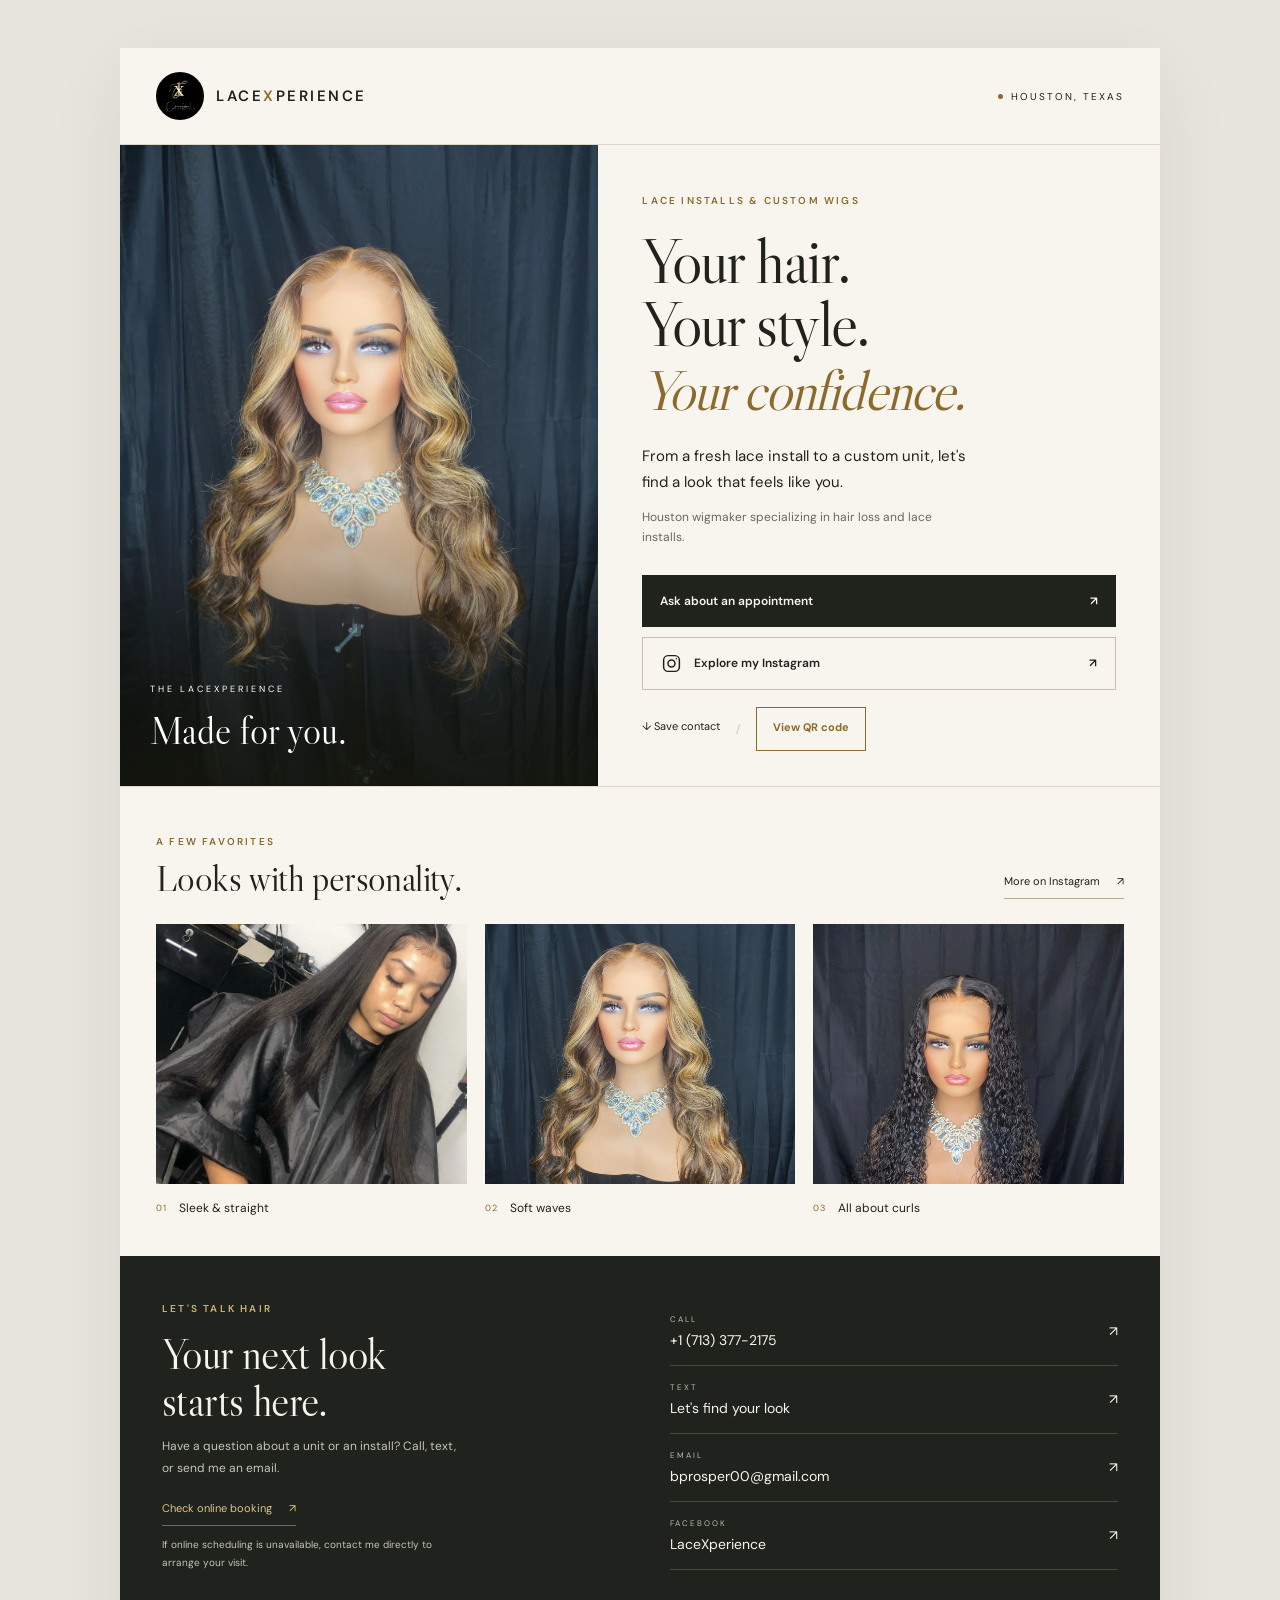
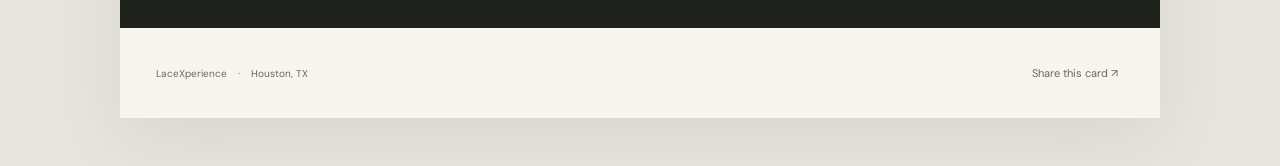
<file: index.html>
<!doctype html>
<html lang="en"><head><meta charset="utf-8"><meta name="viewport" content="width=device-width,initial-scale=1"><meta name="theme-color" content="#171814"><meta name="description" content="LaceXperience in Houston. Explore lace installs and custom wigs, get in touch and save our contact details."><title>LaceXperience — Hair, your way.</title><link rel="icon" href="logo.webp"><link rel="stylesheet" href="style.css"><script src="app.js" defer></script></head>
<body>
<a class="skip" href="#contact">Skip to contact details</a>
<main class="card">
 <header class="masthead"><a class="brand" href="#home" aria-label="LaceXperience home"><img src="logo.webp" alt="" width="48" height="48"><span>LACE<span class="brand-x">X</span>PERIENCE</span></a><span class="location"><span class="dot"></span> HOUSTON, TEXAS</span></header>
 <section class="hero" id="home" aria-labelledby="hero-heading">
  <div class="hero-image"><img src="waves.webp" alt="LaceXperience blonde custom wig with soft waves, displayed on a mannequin" width="900" height="1200" fetchpriority="high"><div class="image-caption"><span>THE LACEXPERIENCE</span><span>Made for you.</span></div></div>
  <div class="intro"><p class="eyebrow">LACE INSTALLS & CUSTOM WIGS</p><h1 id="hero-heading">Your hair.<br>Your style.<br><em>Your confidence.</em></h1><p class="description">From a fresh lace install to a custom unit, let's find a look that feels like you.</p><p class="specialty">Houston wigmaker specializing in hair loss and lace installs.</p>
   <div class="hero-actions"><a class="button primary" href="sms:+17133772175">Ask about an appointment <span aria-hidden="true">↗</span></a><a class="button secondary" href="https://www.instagram.com/canonlybee1/" target="_blank" rel="noopener noreferrer"><svg viewBox="0 0 24 24" aria-hidden="true"><rect x="3" y="3" width="18" height="18" rx="5"/><circle cx="12" cy="12" r="4"/><path d="M17.5 6.5h.01"/></svg>Explore my Instagram <span aria-hidden="true">↗</span></a></div>
   <div class="utility"><a href="lacexperience.vcf" download>↓ Save contact</a><span aria-hidden="true">/</span><a class="qr-link" href="qr.html">View QR code</a></div>
  </div>
 </section>
 <section class="portfolio" aria-labelledby="work-heading"><div class="section-heading"><div><p class="eyebrow">A FEW FAVORITES</p><h2 id="work-heading">Looks with personality.</h2></div><a class="text-link" href="https://www.instagram.com/canonlybee1/" target="_blank" rel="noopener noreferrer">More on Instagram <span aria-hidden="true">↗</span></a></div>
  <div class="gallery"><figure><img src="sleek.webp" alt="Long, straight black lace install" width="600" height="750" loading="lazy"><figcaption><span>01</span> Sleek & straight</figcaption></figure><figure><img src="waves.webp" alt="Long blonde wavy wig displayed on a mannequin" width="600" height="750" loading="lazy"><figcaption><span>02</span> Soft waves</figcaption></figure><figure><img src="curls.webp" alt="Dark curly wig displayed on a mannequin" width="600" height="750" loading="lazy"><figcaption><span>03</span> All about curls</figcaption></figure></div>
 </section>
 <section class="contact" id="contact" aria-labelledby="contact-heading"><div class="contact-intro"><p class="eyebrow">LET'S TALK HAIR</p><h2 id="contact-heading">Your next look<br>starts here.</h2><p>Have a question about a unit or an install? Call, text, or send me an email.</p><a class="text-link light" href="https://lacexperience.as.me/schedule/bfa77928" target="_blank" rel="noopener noreferrer">Check online booking <span aria-hidden="true">↗</span></a><p class="booking-note">If online scheduling is unavailable, contact me directly to arrange your visit.</p></div><div class="contact-links"><a href="tel:+17133772175"><span><small>CALL</small>+1 (713) 377-2175</span><span aria-hidden="true">↗</span></a><a href="sms:+17133772175"><span><small>TEXT</small>Let's find your look</span><span aria-hidden="true">↗</span></a><a href="mailto:bprosper00@gmail.com"><span><small>EMAIL</small>bprosper00@gmail.com</span><span aria-hidden="true">↗</span></a><a href="https://www.facebook.com/lacexperience" target="_blank" rel="noopener noreferrer"><span><small>FACEBOOK</small>LaceXperience</span><span aria-hidden="true">↗</span></a></div></section>
 <footer><span>LaceXperience <span aria-hidden="true">·</span> Houston, TX</span><button id="share-card">Share this card <span aria-hidden="true">↗</span></button></footer>
</main>

<p class="toast" id="status" role="status" aria-live="polite"></p>
</body></html>
</file>
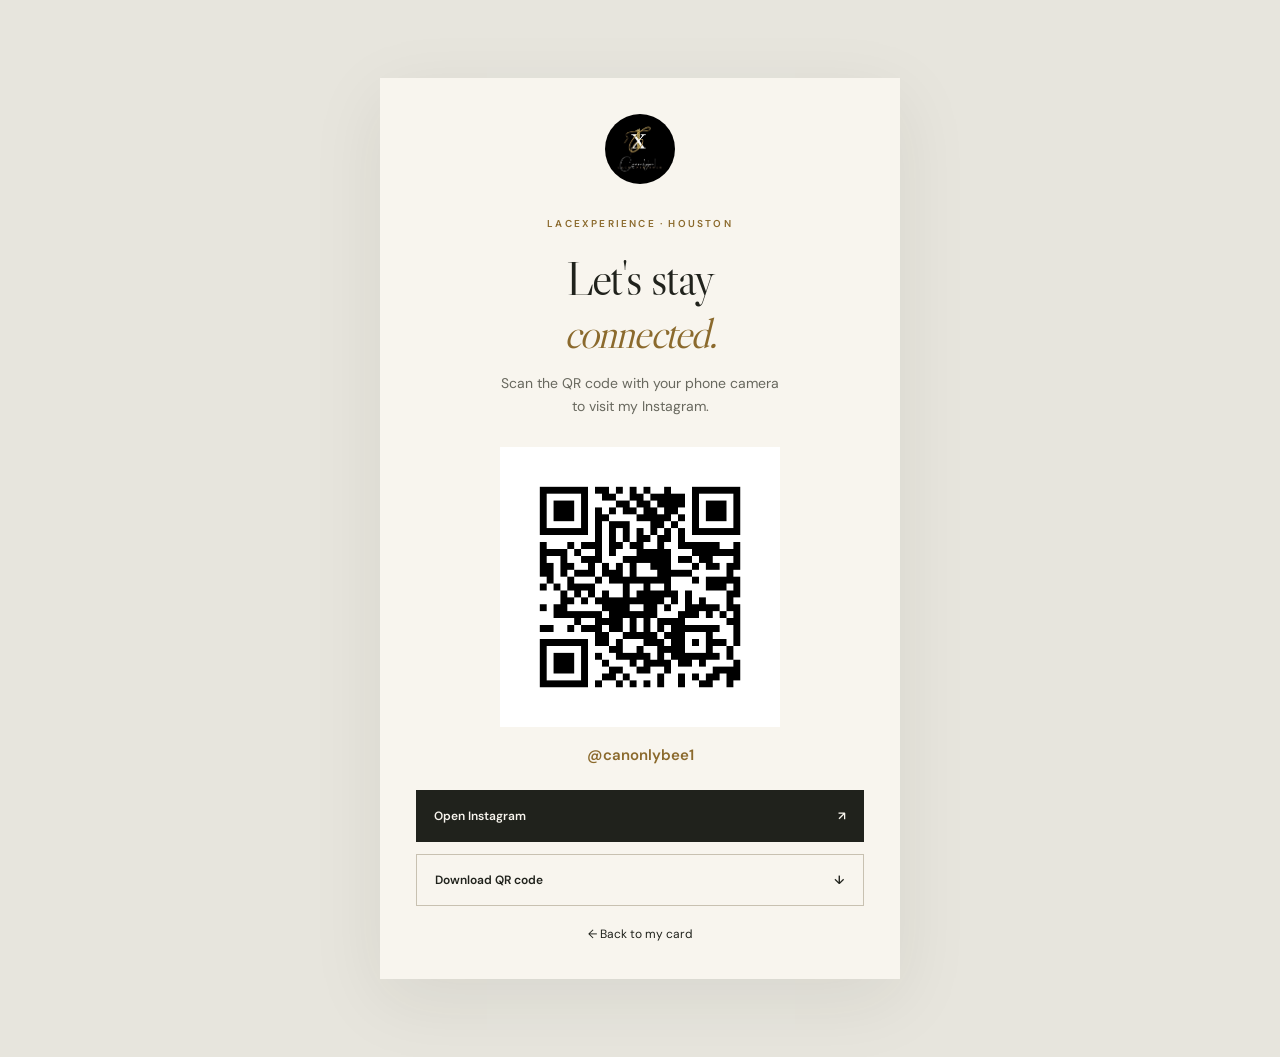
<file: qr.html>
<!doctype html>
<html lang="en"><head><meta charset="utf-8"><meta name="viewport" content="width=device-width,initial-scale=1"><meta name="theme-color" content="#171814"><title>LaceXperience — Instagram QR</title><link rel="stylesheet" href="style.css"><link rel="icon" href="logo.webp"></head><body><main class="qr-page"><a href="index.html" aria-label="Back to LaceXperience card"><img class="qr-brand" src="logo.webp" alt="LaceXperience logo" width="70" height="70"></a><p class="eyebrow">LACEXPERIENCE · HOUSTON</p><h1>Let's stay<br><em>connected.</em></h1><p class="qr-description">Scan the QR code with your phone camera<br>to visit my Instagram.</p><img class="qr" src="instagram-qr.png" width="280" height="280" alt="QR code linking to instagram.com/canonlybee1"><p class="handle">@canonlybee1</p><a class="button primary" href="https://www.instagram.com/canonlybee1/" target="_blank" rel="noopener noreferrer">Open Instagram <span aria-hidden="true">↗</span></a><a class="button secondary" href="instagram-qr.png" download="LaceXperience-Instagram-QR.png">Download QR code <span aria-hidden="true">↓</span></a><a class="back-link" href="index.html">← Back to my card</a></main></body></html>
</file>
<file: style.css>
@import url('https://fonts.googleapis.com/css2?family=DM+Sans:wght@400;500;600;700&family=Libre+Caslon+Display&display=swap');
:root{--paper:#f8f5ee;--ink:#20221c;--gold:#8b6a2d;--line:#ddd7cb;--muted:#68685e}*{box-sizing:border-box}html{scroll-behavior:smooth}body{margin:0;padding:48px 24px;background:#e7e5dd;color:var(--ink);font-family:'DM Sans',Arial,sans-serif;font-size:15px}a{color:inherit;text-decoration:none}button{font:inherit;color:inherit;cursor:pointer}a,button{-webkit-tap-highlight-color:transparent}a:focus-visible,button:focus-visible{outline:3px solid #b18a41;outline-offset:5px}button{background:none;border:0}svg{width:21px;height:21px;fill:none;stroke:currentColor;stroke-width:1.7;stroke-linecap:round}.card{max-width:1040px;margin:auto;background:var(--paper);box-shadow:0 20px 70px #24281f14}.masthead{padding:24px 36px;display:flex;align-items:center;justify-content:space-between;border-bottom:1px solid var(--line)}.brand{display:flex;align-items:center;gap:12px;font-size:15px;letter-spacing:2.5px;font-weight:600}.brand img{border-radius:50%;object-fit:cover}.brand-x{color:var(--gold)}.location{font-size:10px;letter-spacing:2px;display:flex;gap:8px;align-items:center}.dot{width:5px;height:5px;background:var(--gold);border-radius:50%}.hero{display:grid;grid-template-columns:46% 54%;min-height:590px}.hero-image{position:relative;overflow:hidden;background:#20221c;min-height:590px}.hero-image>img{position:absolute;width:100%;height:100%;object-fit:cover;object-position:48% 38%}.hero-image:after{content:'';position:absolute;inset:55% 0 0;background:linear-gradient(transparent,#15160ed9)}.image-caption{position:absolute;bottom:32px;left:30px;right:30px;color:white;z-index:1;display:flex;flex-direction:column;gap:12px}.image-caption span:first-child{font-size:9px;letter-spacing:3px}.image-caption span:last-child{font-family:'Libre Caslon Display',Georgia,serif;font-size:38px}.intro{padding:49px 44px 35px;align-self:center}.eyebrow{font-size:10px;letter-spacing:2.2px;font-weight:600;color:var(--gold);margin:0 0 22px}h1,h2{font-family:'Libre Caslon Display',Georgia,serif;font-weight:400;margin:0}h1{font-size:64px;line-height:.99;letter-spacing:-1.8px}h1 em{font-weight:400;color:var(--gold);font-size:.88em;white-space:nowrap}.description{font-size:15px;line-height:1.7;max-width:345px;margin:25px 0 12px}.specialty{font-size:12px;color:var(--muted);line-height:1.7;max-width:325px;margin-bottom:27px}.hero-actions{display:grid;gap:10px}.button{min-height:52px;padding:15px 18px;display:flex;justify-content:space-between;align-items:center;gap:12px;font-size:12px;font-weight:600;transition:background .15s,transform .15s}.button:hover{transform:translateY(-1px)}.primary{background:var(--ink);color:var(--paper)}.primary:hover{background:#3d4034}.secondary{border:1px solid #c8c1b1}.secondary:hover{background:#eee9dd}.secondary svg{margin-right:0}.secondary span:last-child{margin-left:auto}.utility{display:flex;gap:16px;align-items:center;font-size:11px;margin-top:17px}.utility a,.utility button{padding:10px 0;min-height:40px;font-size:11px}.utility>span{color:#c8c1b1}.portfolio{padding:48px 36px 40px;border-top:1px solid var(--line)}.section-heading{display:flex;align-items:end;justify-content:space-between;gap:18px;margin-bottom:25px}.section-heading .eyebrow{margin-bottom:10px}h2{font-size:37px;line-height:1.1;letter-spacing:-.6px}.text-link{font-size:11px;padding:10px 0;border-bottom:1px solid #b5a98e;white-space:nowrap;display:inline-block}.text-link span{margin-left:14px}.gallery{display:grid;grid-template-columns:repeat(3,1fr);gap:18px}.gallery figure{margin:0;min-width:0}.gallery img{width:100%;height:260px;object-fit:cover;object-position:center 30%;display:block;background:#222}.gallery figure:first-child img{object-position:50% 35%}.gallery figcaption{padding:16px 0 0;display:flex;align-items:center;gap:12px;font-size:12px}.gallery figcaption span{font-size:9px;color:var(--gold);letter-spacing:1px}.contact{display:grid;grid-template-columns:1fr 1fr;gap:60px;padding:46px 42px;background:#20231d;color:#f7f4eb}.contact .eyebrow{color:#cfb477;margin-bottom:15px}.contact h2{font-size:43px}.contact-intro>p:not(.eyebrow){color:#c4c5b9;font-size:12px;line-height:1.8;max-width:300px}.contact .booking-note{font-size:10px!important;max-width:280px}.light{color:#dfc48c;border-color:#6b6c55}.contact-links{display:flex;flex-direction:column;justify-content:center}.contact-links>a{display:flex;align-items:center;justify-content:space-between;border-bottom:1px solid #45483d;padding:16px 0;font-size:14px;gap:14px}.contact-links>a:hover{color:#dfc48c}.contact-links>a:first-child{padding-top:0}.contact-links small{display:block;color:#b8bcaa;font-size:8px;letter-spacing:2px;margin-bottom:7px}footer{padding:23px 36px;display:flex;justify-content:space-between;align-items:center;font-size:10px;color:var(--muted)}footer button{font-size:11px;min-height:44px}footer span span{margin:0 8px}.skip{position:fixed;top:-100px;left:10px;background:white;padding:15px;z-index:10}.skip:focus{top:10px}dialog{padding:42px 32px 28px;background:var(--paper);color:var(--ink);border:1px solid var(--line);width:min(400px,calc(100% - 32px));text-align:center;box-shadow:0 20px 80px #0005}dialog::backdrop{background:#171814bc;backdrop-filter:blur(5px)}dialog .eyebrow{margin:10px 0 12px}dialog h2{font-size:35px}.close{position:absolute;top:6px;right:8px;width:44px;height:44px;font-size:28px}.qr{display:block;margin:22px auto 12px;max-width:100%;height:auto}dialog p:not(.eyebrow){font-size:13px;color:var(--muted)}.download-qr{display:inline-block;padding:18px 10px 0;font-size:12px}.toast{position:fixed;bottom:24px;left:50%;transform:translateX(-50%);margin:0;padding:14px 20px;background:#20231d;color:white;box-shadow:0 5px 30px #0003;font-size:12px;z-index:4;max-width:90%;text-align:center}.toast:empty{display:none}
@media(min-width:1400px){body{padding-top:56px}}@media(max-width:800px){body{padding:18px}.masthead{padding:18px 24px}.intro{padding:35px 25px}h1{font-size:50px}.hero,.hero-image{min-height:550px}.portfolio{padding:32px 24px}.gallery img{height:210px}.contact{gap:30px;padding:35px 24px}}
@media(max-width:600px){body{padding:0;background:var(--paper)}.card{box-shadow:none}.masthead{padding:16px 20px}.brand{font-size:12px;letter-spacing:1.7px;gap:9px}.brand img{width:38px;height:38px}.location{font-size:8px;letter-spacing:1px;gap:5px}.hero{display:flex;flex-direction:column;min-height:0}.hero-image{height:365px;min-height:0}.hero-image>img{object-position:center 38%}.image-caption{left:24px;bottom:22px}.image-caption span:last-child{font-size:32px}.intro{padding:31px 24px 26px;align-self:stretch}.eyebrow{font-size:9px;margin-bottom:18px}h1{font-size:55px;line-height:1;letter-spacing:-1.5px}h1 br:nth-of-type(1){display:initial}h1 em{font-size:.88em}.description{margin-top:21px;max-width:100%;font-size:14px}.specialty{max-width:100%;margin-bottom:23px}.button{min-height:54px;font-size:12px}.utility{justify-content:center;margin-top:13px}.portfolio{padding:31px 24px}.section-heading{align-items:start;flex-direction:column;gap:5px;margin-bottom:20px}.section-heading h2{font-size:33px}.section-heading .text-link{font-size:10px}.gallery{gap:10px;grid-template-columns:repeat(3,minmax(0,1fr))}.gallery img{height:160px}.gallery figcaption{font-size:10px;line-height:1.5;padding-top:10px;display:block}.gallery figcaption span{display:block;margin-bottom:2px;font-size:8px}.contact{grid-template-columns:1fr;gap:25px;padding:34px 24px}.contact h2{font-size:40px}.contact-intro>p:not(.eyebrow){max-width:100%}.contact-links>a{min-height:76px;font-size:15px}.contact-links>a:first-child{padding-top:16px;border-top:1px solid #45483d}footer{padding:15px 24px;font-size:9px}footer button{font-size:10px}.toast{bottom:16px;width:max-content}}
@media(max-width:360px){.location{letter-spacing:0}.brand{font-size:11px}h1{font-size:48px}.gallery img{height:140px}.intro,.portfolio,.contact{padding-left:20px;padding-right:20px}}@media(prefers-reduced-motion:reduce){html{scroll-behavior:auto}*{transition:none!important}}

/* Showcase the full custom wig with a balanced crop across screen sizes. */
.hero-image>img{object-position:50% 44%}
@media(max-width:600px){.hero-image{height:420px}.hero-image>img{object-position:50% 43%}}

.utility .qr-link{padding:12px 16px;border:1px solid var(--gold);color:var(--gold);font-weight:700;min-height:44px}.qr-link:hover{background:#eee9dd}
.qr-page{max-width:520px;margin:30px auto;background:var(--paper);padding:36px;text-align:center;box-shadow:0 20px 70px #24281f14}.qr-brand{width:70px;height:70px;object-fit:cover;border-radius:50%;margin-bottom:28px}.qr-page h1{font-size:48px;line-height:1.1}.qr-page .qr{width:280px;border:12px solid white;max-width:100%;margin:28px auto 18px}.qr-page .handle{color:var(--gold);font-weight:600;margin:0 0 25px}.qr-page .qr-description{font-size:14px;line-height:1.7;color:var(--muted)}.qr-page .button{margin-top:12px}.qr-page .back-link{display:inline-block;padding:20px 12px 0;font-size:12px}@media(max-width:600px){.qr-page{margin:0;padding:30px 24px;min-height:100vh;box-shadow:none}.qr-page h1{font-size:44px}}
</file>
